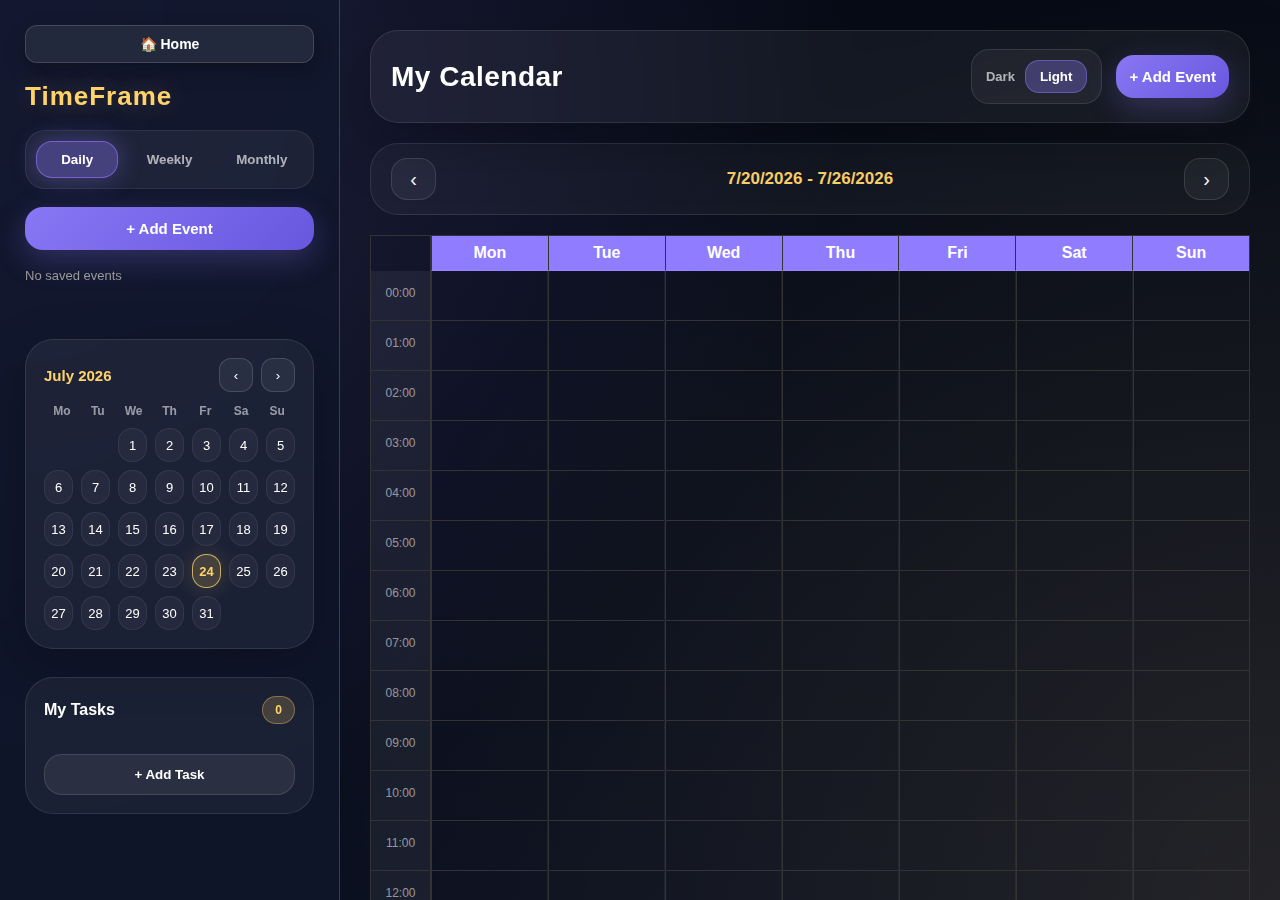
<file: calender.html>
<!DOCTYPE html>
<html lang="en">
<head>
  <meta charset="UTF-8" />
  <meta name="viewport" content="width=device-width, initial-scale=1.0"/>
  <title>Calendar</title>
  <link rel="stylesheet" href="calendar.css" />
</head>
<body>

<div class="calendar-layout">

  <!-- LEFT PANEL -->
  <aside class="calendar-left">
    <button class="home-btn" id="homeBtn">🏠 Home</button>

    <div class="calendar-logo">
      <h2>TimeFrame</h2>
    </div>

    <div class="calendar-mode">
      <button id="dailyBtn" class="mode-btn active">Daily</button>
      <button id="weeklyBtn" class="mode-btn">Weekly</button>
      <button id="monthlyBtn" class="mode-btn">Monthly</button>
    </div>

    <button class="add-event-btn" id="addEventBtn">+ Add Event</button>

    <div class="event-list" id="eventList"></div>
<div class="event-list" id="eventList"></div>

    <!-- Mini Calendar -->
    <div class="mini-calendar">
      <div class="mini-top">
        <h3 id="miniMonthTitle">January 2024</h3>
        <div class="mini-btns">
          <button id="miniPrev">‹</button>
          <button id="miniNext">›</button>
        </div>
      </div>

      <div class="mini-weekdays">
        <span>Mo</span><span>Tu</span><span>We</span><span>Th</span>
        <span>Fr</span><span>Sa</span><span>Su</span>
      </div>

      <div class="mini-days" id="miniDays"></div>
    </div>

    <!-- TASK LIST -->
    <div class="calendar-tasks">
      <div class="task-title">
        <h3>My Tasks</h3>
        <span class="badge" id="taskCount">0</span>
      </div>

      <div class="task-list" id="taskContainer">
        <!-- Task items will appear here -->
      </div>

      <button class="add-task-btn" id="addTaskBtn">+ Add Task</button>
    </div>

  </aside>

  <!-- RIGHT PANEL -->
  <main class="calendar-main">

    <!-- HEADER -->
    <header class="calendar-header">
      <div>
        <h1>My Calendar</h1>
      </div>

      <div class="calendar-header-right">
        <div class="mode-switch">
          <span>Dark</span>
          <button id="themeToggle">Light</button>
        </div>

        <button class="add-event-btn" id="addEventBtnTop">+ Add Event</button>
      </div>
    </header>

    <!-- WEEK NAV -->
    <div class="week-nav">
      <button id="weekPrev">‹</button>
      <h2 id="weekTitle">January 05 - 2024</h2>
      <button id="weekNext">›</button>
    </div>

    <!-- RIGHT PANEL GRID -->
    <div class="advanced-calendar-grid">

      <div class="grid-header">
        <div class="corner"></div>
        <div class="day-headers" id="dayHeaders"></div>
      </div>

      <div class="grid-body">
        <div class="time-column" id="timeColumn"></div>
        <div class="days-columns" id="daysColumns"></div>
      </div>

    </div>

  </main>

</div>


<!-- EVENT MODAL -->
<div class="modal" id="eventModal">
  <div class="modal-content">

    <div class="modal-header">
      <h2>Create Event</h2>
      <button class="close-modal" id="closeModal">✕</button>
    </div>

    <p class="modal-subtitle">
      Add a professional event like Microsoft Calendar.
    </p>

    <div class="modal-body">
      <label>Event Title</label>
      <input type="text" id="eventTitle" placeholder="Example: Yoga Exercise">

      <input type="hidden" id="eventDay" value="0">

      <label>Day</label>
      <div class="custom-dropdown" id="eventDayDropdown">
        <div class="dropdown-selected" id="selectedDay">Monday</div>
        <div class="dropdown-options" id="dayOptions">
          <div class="dropdown-option" data-value="0">Monday</div>
          <div class="dropdown-option" data-value="1">Tuesday</div>
          <div class="dropdown-option" data-value="2">Wednesday</div>
          <div class="dropdown-option" data-value="3">Thursday</div>
          <div class="dropdown-option" data-value="4">Friday</div>
          <div class="dropdown-option" data-value="5">Saturday</div>
          <div class="dropdown-option" data-value="6">Sunday</div>
        </div>
      </div>

      <label>Start Time</label>
      <input type="time" id="eventTime">

      <label>Choose Color</label>
      <div class="color-picker" id="eventColors">
        <span class="color-dot active" data-color="#8f7cff" style="background-color:#8f7cff;"></span>
        <span class="color-dot" data-color="#ffd369" style="background-color:#ffd369;"></span>
        <span class="color-dot" data-color="#ff4d4d" style="background-color:#ff4d4d;"></span>
        <span class="color-dot" data-color="#4dff88" style="background-color:#4dff88;"></span>
        <span class="color-dot" data-color="#4da6ff" style="background-color:#4da6ff;"></span>
      </div>

      <div class="modal-actions">
        <button id="saveEventBtn">Save Event</button>
        <button id="deleteEvent">Delete Event</button>
        <button id="nextEvent">Next Event</button>
      </div>

    </div>

  </div>
</div>


<!-- TASK MODAL -->
<div class="modal" id="taskModal">
  <div class="modal-content">

    <div class="modal-header">
      <h2>Add Task</h2>
      <button class="close-modal" id="closeTaskModal">×</button>
    </div>

    <div class="modal-subtitle">Enter task details below</div>

    <div class="modal-body">
      <input type="text" id="taskTitle" placeholder="Task Title">
      <textarea id="taskInfo" placeholder="Task Details"></textarea>
    </div>

    <button class="save-btn" id="saveTaskBtn">Add Task</button>

  </div>
</div>


<!-- GRID EVENT MODAL -->
<div class="modal" id="gridEventModal">
  <div class="modal-content">

    <div class="modal-header">
      <h2>Cell Event</h2>
      <button class="close-modal" id="closeGridModal">✕</button>
    </div>

    <div class="modal-body">
      <label for="gridEventInput">Enter Event:</label>
      <input type="text" id="gridEventInput" placeholder="Event details..." />

      <!-- ✅ NEW: SHOW SAVED TASK/EVENT HERE -->
      <div class="grid-saved-preview">
        <p class="preview-title">Saved Event:</p>
        <div id="gridSavedText">No event saved</div>
      </div>
    </div>

    <div class="modal-actions">
      <button id="saveGridEvent">Save</button>
      <button id="deleteGridEvent">Delete</button>
      <button id="cancelGridEvent">Cancel</button>
    </div>

  </div>
</div>


<script src="calendar.js"></script>
</body>
</html>
</file>
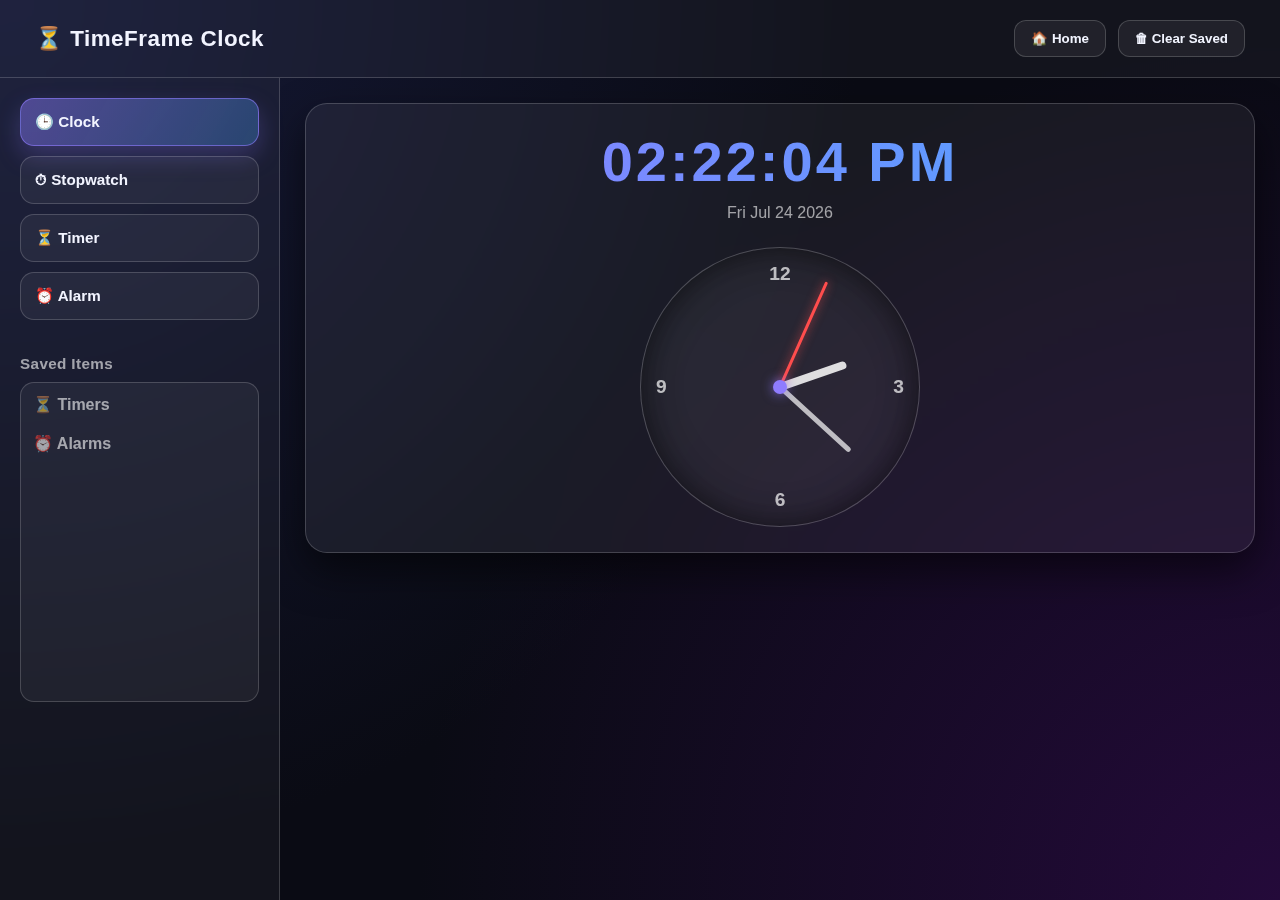
<file: clock.html>
<!DOCTYPE html>
<html lang="en">
<head>
  <meta charset="UTF-8" />
  <meta name="viewport" content="width=device-width, initial-scale=1.0"/>
  <title>TimeFrame Clock</title>
  <link rel="stylesheet" href="clock.css"/>
</head>
<body>

  <!-- TOP NAV -->
  <header class="top-bar">
    <h1>⏳ TimeFrame Clock</h1>

    <div class="top-actions">
      <button id="homeBtn">🏠 Home</button>
      <button id="clearAllBtn">🗑 Clear Saved</button>
    </div>
  </header>

  <!-- MAIN LAYOUT -->
  <div class="clock-layout">

    <!-- LEFT MENU -->
    <aside class="clock-menu">
      <button class="tab-btn active" data-tab="tabClock">🕒 Clock</button>
      <button class="tab-btn" data-tab="tabStopwatch">⏱ Stopwatch</button>
      <button class="tab-btn" data-tab="tabTimer">⏳ Timer</button>
      <button class="tab-btn" data-tab="tabAlarm">⏰ Alarm</button>

      <div class="saved-title">
        <h3>Saved Items</h3>
      </div>

      <div class="saved-box">
        <div id="savedTimers"></div>
        <div id="savedAlarms"></div>
      </div>
    </aside>

    <!-- RIGHT CONTENT -->
    <main class="clock-content">

      <!-- CLOCK TAB -->
      <section class="tab-content active" id="tabClock">
        <div class="clock-card">

          <div class="digital-clock">
            <h2 id="liveClock">00:00:00</h2>
            <p id="liveDate">Loading...</p>
          </div>

          <div class="analog-wrapper">
            <div class="analog-clock">
              <div class="hand hour" id="hourHand"></div>
              <div class="hand minute" id="minuteHand"></div>
              <div class="hand second" id="secondHand"></div>
              <div class="clock-center"></div>

              <span class="num n12">12</span>
              <span class="num n3">3</span>
              <span class="num n6">6</span>
              <span class="num n9">9</span>
            </div>
          </div>

        </div>
      </section>

      <!-- STOPWATCH TAB -->
      <section class="tab-content" id="tabStopwatch">
        <div class="tool-card">
          <h2>Stopwatch</h2>

          <div class="stopwatch-display" id="stopwatchDisplay">00:00:00.000</div>

          <div class="tool-actions">
            <button id="startStopwatch">Start</button>
            <button id="pauseStopwatch">Pause</button>
            <button id="resetStopwatch">Reset</button>
            <button id="lapStopwatch">Lap</button>
          </div>

          <div class="lap-box">
            <h3>Laps</h3>
            <div id="lapList"></div>
          </div>
        </div>
      </section>

      <!-- TIMER TAB -->
      <section class="tab-content" id="tabTimer">
        <div class="tool-card">
          <h2>Timer</h2>

          <div class="timer-inputs">
            <input type="number" id="timerHours" placeholder="HH" min="0">
            <input type="number" id="timerMinutes" placeholder="MM" min="0" max="59">
            <input type="number" id="timerSeconds" placeholder="SS" min="0" max="59">
          </div>

          <div class="timer-display" id="timerDisplay">00:00:00</div>

          <div class="tool-actions">
            <button id="startTimer">Start</button>
            <button id="pauseTimer">Pause</button>
            <button id="resetTimer">Reset</button>
            <button id="saveTimer">Save Timer</button>
          </div>

          <div class="active-timers-box">
            <h3>Running Timers</h3>
            <div id="activeTimers"></div>
          </div>

        </div>
      </section>

      <!-- ALARM TAB -->
      <section class="tab-content" id="tabAlarm">
        <div class="tool-card">
          <h2>Alarm / Reminder</h2>

          <div class="alarm-inputs">
            <input type="time" id="alarmTime">
            <input type="text" id="alarmLabel" placeholder="Label (Example: Wake up)">
          </div>

          <div class="tool-actions">
            <button id="addAlarmBtn">Add Alarm</button>
          </div>

          <div class="alarm-list-box">
            <h3>Active Alarms</h3>
            <div id="alarmList"></div>
          </div>

        </div>
      </section>

    </main>
  </div>

  <!-- SOUND -->
  <audio id="alarmSound">
    <source src="https://www.soundjay.com/misc/sounds/bell-ringing-05.mp3" type="audio/mpeg">
  </audio>

<script src="clock.js"></script>
</body>
</html>
</file>
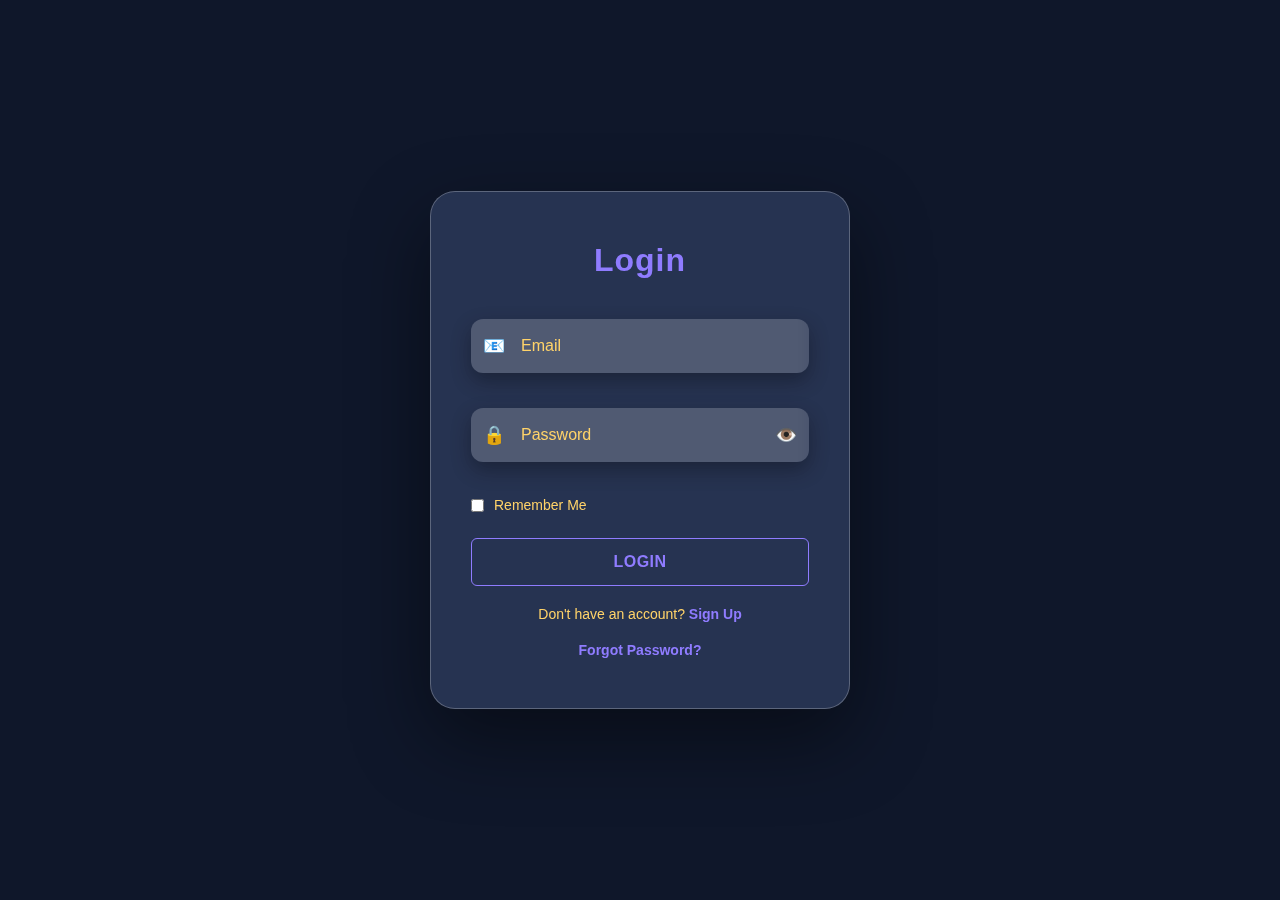
<file: login.html>
<!DOCTYPE html>
<html lang="en">
<head>
  <meta charset="UTF-8">
  <meta name="viewport" content="width=device-width, initial-scale=1.0">
  <title>Master Login Page</title>
  <link rel="stylesheet" href="login.css">
</head>
<body>
  <div class="background">
    <div class="container">
      
   
      <!-- LOGIN FORM -->
      <form id="loginForm" class="form active">
        <h2>Login</h2>
        <div class="input-group">
          <input type="email" id="loginEmail" required placeholder=" ">
          <label>Email</label>
          <span class="input-icon">📧</span>
          <span class="underline"></span>
        </div>

        <div class="input-group password-group">
          <input type="password" id="loginPassword" required placeholder=" ">
          <label>Password</label>
          <span class="input-icon">🔒</span>
          <span class="show-hide" id="togglePassword">👁️</span>
          <span class="underline"></span>
        </div>

        <div class="checkbox-group">
          <input type="checkbox" id="rememberMe">
          <label for="rememberMe">Remember Me</label>
        </div>

        <button type="submit" class="btn">Login</button>
        <p class="switch-text">Don't have an account? <span id="showSignup">Sign Up</span></p>
        <p class="switch-text"><span id="showForgot">Forgot Password?</span></p>
      </form>

      <!-- SIGNUP FORM -->
      <form id="signupForm" class="form">
        <h2>Sign Up</h2>
        <div class="input-group">
          <input type="email" id="signupEmail" required>
          <label>Email</label>
        </div>
        <div class="input-group">
          <input type="password" id="signupPassword" required>
          <label>Password</label>
        </div>
        <button type="submit" class="btn">Sign Up</button>
        <p class="switch-text">Already have an account? <span id="showLogin">Login</span></p>
      </form>

      <!-- FORGOT PASSWORD FORM -->
      <form id="forgotForm" class="form">
        <h2>Forgot Password</h2>
        <div class="input-group">
          <input type="email" id="forgotEmail" required>
          <label>Email</label>
        </div>
        <div class="input-group">
          <input type="password" id="newPassword" required>
          <label>New Password</label>
        </div>
        <button type="submit" class="btn">Update Password</button>
        <p class="switch-text"><span id="backLogin">Back to Login</span></p>
      </form>

    </div>
  </div>
  <script src="login.js"></script>
</body>
</html>
</file>
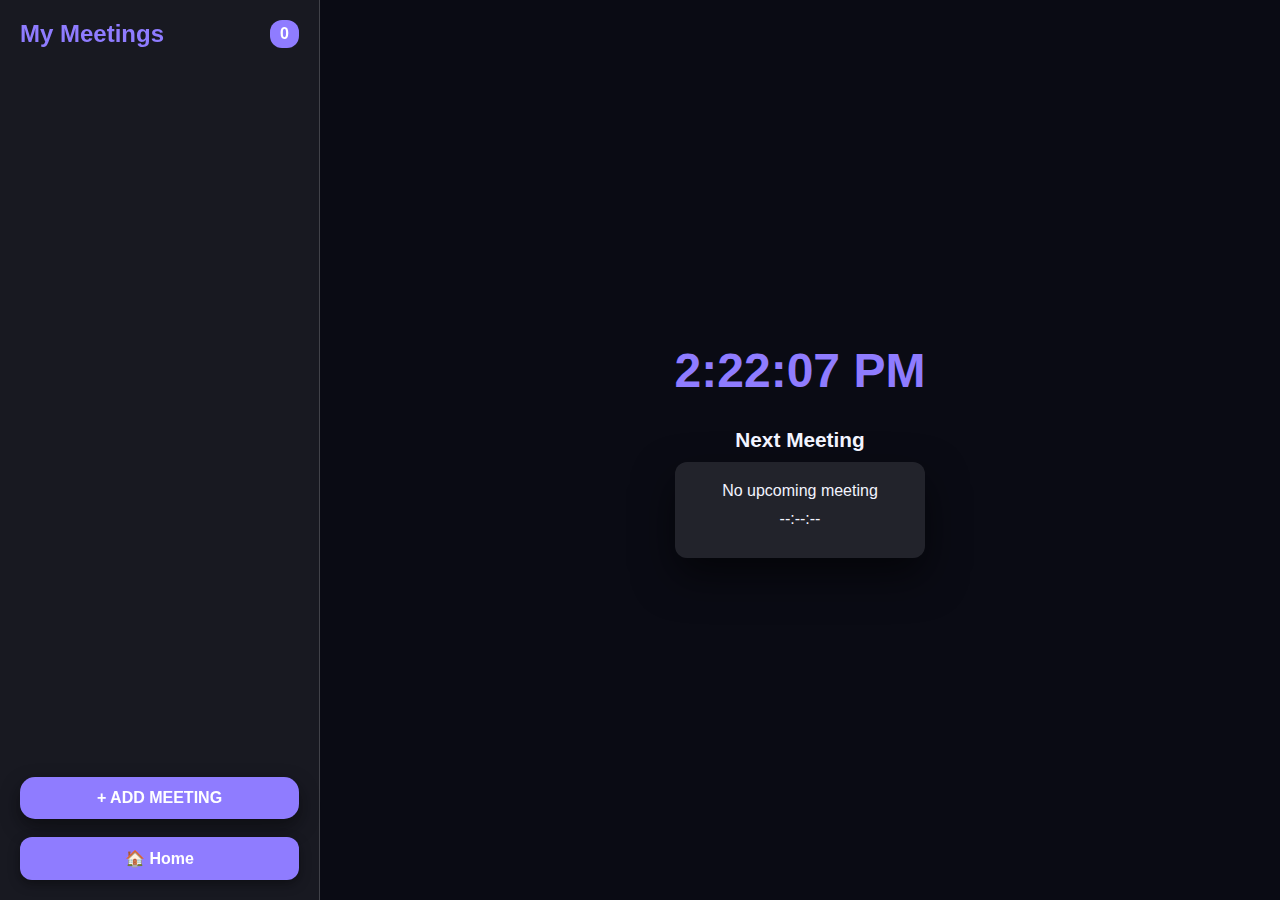
<file: meeting.html>
<!DOCTYPE html>
<html lang="en">
<head>
  <meta charset="UTF-8" />
  <meta name="viewport" content="width=device-width, initial-scale=1.0"/>
  <title>Advanced Meetings Dashboard</title>
  <link rel="stylesheet" href="meeting.css" />
</head>
<body>
<div class="dashboard">

  <!-- LEFT PANEL: Meetings List -->
  <aside class="panel-left">
    <div class="panel-header">
      <h2>My Meetings</h2>
      <span id="totalMeetings">0</span>
    </div>
    <div class="meetings-list" id="meetingsList">
      <!-- Meeting cards will be appended here -->
    </div>
    <button id="addMeetingBtn" class="btn-add">+ Add Meeting</button>
    <br>
<button id="homeBtn" class="btn-home">🏠 Home</button>

  </aside>

  <!-- RIGHT PANEL: Upcoming Meeting + Clock -->
  <main class="panel-right">
    <div class="clock-container">
      <div class="live-clock" id="liveClock">00:00:00</div>
      <div class="next-meeting">
        <h3>Next Meeting</h3>
        <div class="next-info">
          <span id="nextMeetingTitle">No upcoming meeting</span>
          <span id="nextMeetingCountdown">--:--:--</span>
          <div class="meeting-links" id="nextMeetingLinks"></div>
        </div>
      </div>
    </div>
  </main>
</div>

<!-- ADD / EDIT MEETING MODAL -->
<div class="modal" id="meetingModal">
  <div class="modal-content">
    <div class="modal-header">
      <h2 id="modalTitle">Add Meeting</h2>
      <button class="close-modal" id="closeMeetingModal">✕</button>
    </div>
    <div class="modal-body">
      <label>Meeting Title</label>
      <input type="text" id="meetingTitle" placeholder="Project Sync">

      <label>Date & Time</label>
      <input type="datetime-local" id="meetingDateTime">

      <label>Participants (comma separated)</label>
      <input type="text" id="meetingParticipants" placeholder="John, Sarah">

      <label>Platform</label>
      <select id="meetingPlatform">
        <option value="google">Google Meet</option>
        <option value="zoom">Zoom</option>
        <option value="other">Other</option>
      </select>

      <label>Link</label>
      <input type="url" id="meetingLink" placeholder="https://">

      <label>Color</label>
      <input type="color" id="meetingColor" value="#8f7cff">
    </div>
    <div class="modal-actions">
      <button id="saveMeetingBtn" class="btn-save">Save</button>
      <button id="deleteMeetingBtn" class="btn-delete">Delete</button>
    </div>
  </div>
</div>

<script src="meeting.js"></script>
</body>
</html>
</file>
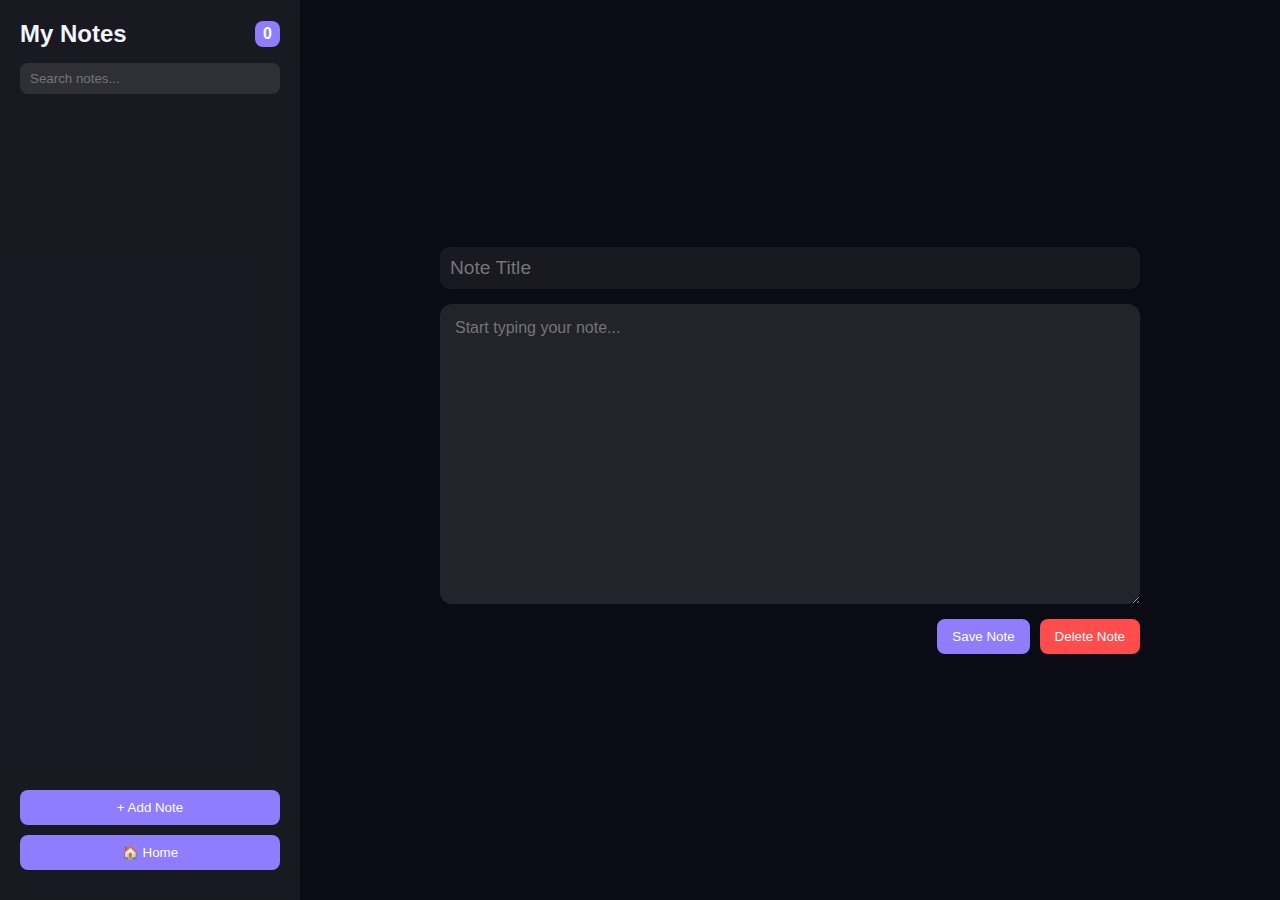
<file: notes.html>
<!DOCTYPE html>
<html lang="en">
<head>
  <meta charset="UTF-8" />
  <meta name="viewport" content="width=device-width, initial-scale=1.0"/>
  <title>Advanced Notes Dashboard</title>
  <link rel="stylesheet" href="notes.css" />
</head>
<body>
<div class="notes-dashboard">

  <!-- LEFT PANEL -->
  <aside class="panel-left">
    <div class="panel-header">
      <h2>My Notes</h2>
      <span id="totalNotes">0</span>
    </div>

    <input type="text" id="searchNotes" placeholder="Search notes..." class="search-bar">

    <div class="notes-list" id="notesList">
      <!-- Notes will be appended here -->
    </div>

    <button id="addNoteBtn" class="btn-add">+ Add Note</button>
    <button id="homeBtn" class="btn-home">🏠 Home</button>
  </aside>

  <!-- RIGHT PANEL -->
  <div class="panel-right">
    <div class="note-view">
      <input type="text" id="noteTitle" placeholder="Note Title">
      <textarea id="noteContent" placeholder="Start typing your note..."></textarea>
      <div class="note-actions">
        <button id="saveNoteBtn" class="btn-save">Save Note</button>
        <button id="deleteNoteBtn" class="btn-delete">Delete Note</button>
      </div>
    </div>
  </div>

</div>

<script src="notes.js"></script>
</body>
</html>
</file>
<file: calendar.css>
:root {
  --primary: #8f7cff;
  --secondary: #ffd369;
  --dark: #0f172a;
  --glass: rgba(255, 255, 255, 0.10);
  --border: rgba(255, 255, 255, 0.18);
  --shadow: 0 30px 80px rgba(0,0,0,0.55);

  --card: rgba(255,255,255,0.06);
  --card2: rgba(255,255,255,0.08);
  --text: #ffffff;
  --muted: rgba(255,255,255,0.65);
  --muted2: rgba(255,255,255,0.45);
  --danger: #ff4d4d;
  --success: #4dff88;

  --radius-xl: 28px;
  --radius-lg: 20px;
  --radius-md: 16px;
  --radius-sm: 12px;

  --blur: blur(18px);
}

/* ===================== */
/* RESET */
/* ===================== */
* {
  margin: 0;
  padding: 0;
  box-sizing: border-box;
  font-family: "Segoe UI", Arial, sans-serif;
}

body {
  background: radial-gradient(circle at top left, rgba(143,124,255,0.18), transparent 55%),
              radial-gradient(circle at bottom right, rgba(255,211,105,0.10), transparent 60%),
              linear-gradient(to bottom, #070b16, #0b1020);
  color: var(--text);
  overflow: hidden;
}

/* ===================== */
/* LAYOUT */
/* ===================== */
.calendar-layout {
  display: flex;
  height: 100vh;
  width: 100%;
}

/* ===================== */
/* LEFT PANEL */
/* ===================== */
.calendar-left {
  width: 340px;
  background: rgba(16, 23, 44, 0.75);
  border-right: 1px solid var(--border);
  backdrop-filter: var(--blur);
  padding: 25px;
  display: flex;
  flex-direction: column;
  gap: 18px;
  overflow-y: auto;
}

.calendar-left::-webkit-scrollbar {
  width: 6px;
}

.calendar-left::-webkit-scrollbar-thumb {
  background: rgba(255,255,255,0.2);
  border-radius: 10px;
}

/* LOGO */
.calendar-logo h2 {
  font-size: 26px;
  font-weight: 800;
  letter-spacing: 1px;
  color: var(--secondary);
  text-shadow: 0px 0px 25px rgba(255,211,105,0.25);
}

/* MODE SWITCH */
.calendar-mode {
  display: flex;
  gap: 10px;
  padding: 10px;
  border-radius: var(--radius-lg);
  background: rgba(255,255,255,0.05);
  border: 1px solid rgba(255,255,255,0.08);
}

.mode-btn {
  flex: 1;
  padding: 10px;
  border-radius: 16px;
  border: 1px solid transparent;
  background: transparent;
  color: var(--muted);
  font-weight: 600;
  cursor: pointer;
  transition: 0.25s;
}

.mode-btn:hover {
  background: rgba(143,124,255,0.18);
  border: 1px solid rgba(143,124,255,0.35);
  color: white;
}

.mode-btn.active {
  background: rgba(143,124,255,0.35);
  border: 1px solid rgba(143,124,255,0.6);
  color: white;
  box-shadow: 0px 0px 25px rgba(143,124,255,0.35);
}

/* ADD EVENT BUTTON */
.add-event-btn {
  width: 100%;
  padding: 13px;
  border-radius: 18px;
  border: none;
  background: linear-gradient(135deg, rgba(143,124,255,0.95), rgba(120,100,255,0.85));
  color: white;
  font-weight: 700;
  font-size: 15px;
  cursor: pointer;
  transition: 0.25s;
  box-shadow: 0px 10px 30px rgba(143,124,255,0.25);
}

.add-event-btn:hover {
  transform: translateY(-2px);
  box-shadow: 0px 15px 40px rgba(143,124,255,0.45);
}

/* EVENT LIST */
.event-list {
  display: flex;
  flex-direction: column;
  gap: 12px;
  padding-bottom: 10px;
}

.event-card {
  padding: 14px;
  border-radius: var(--radius-lg);
  border: 1px solid rgba(255,255,255,0.10);
  background: rgba(255,255,255,0.05);
  backdrop-filter: var(--blur);
  display: flex;
  justify-content: space-between;
  align-items: center;
  transition: 0.25s;
}

.event-card:hover {
  transform: translateY(-2px);
  border: 1px solid rgba(255,211,105,0.35);
  box-shadow: 0px 0px 30px rgba(255,211,105,0.12);
}

.event-card h4 {
  font-size: 14px;
  margin-bottom: 4px;
  color: white;
}

.event-card p {
  font-size: 13px;
  color: var(--muted);
}

.event-card small {
  font-size: 11px;
  color: var(--muted2);
}

.event-card button {
  background: rgba(255, 77, 77, 0.15);
  border: 1px solid rgba(255, 77, 77, 0.25);
  color: #ffb0b0;
  border-radius: 12px;
  padding: 6px 10px;
  cursor: pointer;
  transition: 0.2s;
}

.event-card button:hover {
  background: rgba(255, 77, 77, 0.35);
  color: white;
}

/* MINI CALENDAR */
.mini-calendar {
  background: rgba(255,255,255,0.05);
  border: 1px solid rgba(255,255,255,0.10);
  border-radius: var(--radius-xl);
  padding: 18px;
  box-shadow: 0px 15px 50px rgba(0,0,0,0.25);
}

.mini-top {
  display: flex;
  justify-content: space-between;
  align-items: center;
  margin-bottom: 12px;
}

.mini-top h3 {
  font-size: 15px;
  font-weight: 800;
  color: var(--secondary);
}

.mini-btns {
  display: flex;
  gap: 8px;
}

.mini-btns button {
  width: 34px;
  height: 34px;
  border-radius: 12px;
  border: 1px solid rgba(255,255,255,0.15);
  background: rgba(255,255,255,0.06);
  color: white;
  cursor: pointer;
  transition: 0.25s;
}

.mini-btns button:hover {
  background: rgba(143,124,255,0.22);
  border: 1px solid rgba(143,124,255,0.5);
  transform: scale(1.06);
}

/* WEEKDAYS */
.mini-weekdays {
  display: grid;
  grid-template-columns: repeat(7, 1fr);
  text-align: center;
  font-size: 12px;
  font-weight: 700;
  color: rgba(255,255,255,0.55);
  margin-bottom: 10px;
}

.mini-days {
  display: grid;
  grid-template-columns: repeat(7, 1fr);
  gap: 8px;
}

/* MINI DAY */
.mini-day {
  height: 34px;
  border-radius: 14px;
  display: flex;
  align-items: center;
  justify-content: center;
  font-size: 13px;
  cursor: pointer;
  background: rgba(255,255,255,0.04);
  border: 1px solid rgba(255,255,255,0.07);
  transition: 0.25s;
}

.mini-day:hover {
  background: rgba(143,124,255,0.20);
  border: 1px solid rgba(143,124,255,0.5);
  transform: scale(1.08);
}

.mini-day.today {
  border: 1px solid rgba(255,211,105,0.6);
  color: var(--secondary);
  box-shadow: 0px 0px 20px rgba(255,211,105,0.18);
}

.mini-day.active {
  background: rgba(255,211,105,0.18);
  border: 1px solid rgba(255,211,105,0.75);
  color: var(--secondary);
  font-weight: 800;
}

.mini-day.empty {
  opacity: 0;
  pointer-events: none;
}

/* ===================== */
/* TASK LIST BOX */
/* ===================== */
.calendar-tasks {
  margin-top: 10px;
  background: rgba(255,255,255,0.05);
  border: 1px solid rgba(255,255,255,0.10);
  border-radius: var(--radius-xl);
  padding: 18px;
}

.task-title {
  display: flex;
  justify-content: space-between;
  align-items: center;
}

.task-title h3 {
  font-size: 16px;
  font-weight: 800;
  color: white;
}

.badge {
  padding: 6px 12px;
  border-radius: 20px;
  font-size: 12px;
  font-weight: 700;
  background: rgba(255,211,105,0.18);
  border: 1px solid rgba(255,211,105,0.35);
  color: var(--secondary);
}

.task-list {
  margin-top: 15px;
  display: flex;
  flex-direction: column;
  gap: 10px;
}

.add-task-btn {
  margin-top: 15px;
  width: 100%;
  padding: 12px;
  border-radius: 18px;
  border: none;
  background: rgba(255,255,255,0.07);
  border: 1px solid rgba(255,255,255,0.12);
  color: white;
  cursor: pointer;
  font-weight: 700;
  transition: 0.25s;
}

.add-task-btn:hover {
  background: rgba(143,124,255,0.22);
  border: 1px solid rgba(143,124,255,0.55);
  box-shadow: 0px 0px 25px rgba(143,124,255,0.25);
}

/* ===================== */
/* RIGHT PANEL */
/* ===================== */
.calendar-main {
  flex: 1;
  padding: 30px;
  overflow-y: auto;
}

.calendar-main::-webkit-scrollbar {
  width: 7px;
}

.calendar-main::-webkit-scrollbar-thumb {
  background: rgba(255,255,255,0.15);
  border-radius: 10px;
}

/* HEADER */
.calendar-header {
  display: flex;
  justify-content: space-between;
  align-items: center;
  padding: 18px 20px;
  border-radius: var(--radius-xl);
  background: rgba(255,255,255,0.05);
  border: 1px solid rgba(255,255,255,0.10);
  backdrop-filter: var(--blur);
  box-shadow: 0px 20px 60px rgba(0,0,0,0.25);
}

.calendar-header h1 {
  font-size: 28px;
  font-weight: 900;
  letter-spacing: 0.5px;
}

.calendar-header p {
  color: var(--muted);
  margin-top: 6px;
  font-size: 14px;
}

.calendar-header-right {
  display: flex;
  gap: 14px;
  align-items: center;
}

/* MODE SWITCH */
.mode-switch {
  display: flex;
  align-items: center;
  gap: 10px;
  background: rgba(255,255,255,0.05);
  border: 1px solid rgba(255,255,255,0.10);
  padding: 10px 14px;
  border-radius: 18px;
}

.mode-switch span {
  font-size: 13px;
  font-weight: 700;
  color: var(--muted);
}

#themeToggle {
  border: none;
  border-radius: 14px;
  padding: 8px 14px;
  cursor: pointer;
  font-weight: 800;
  color: white;
  background: rgba(143,124,255,0.30);
  border: 1px solid rgba(143,124,255,0.45);
  transition: 0.25s;
}

#themeToggle:hover {
  box-shadow: 0px 0px 25px rgba(143,124,255,0.45);
  transform: scale(1.05);
}

/* WEEK NAV */
.week-nav {
  margin-top: 20px;
  padding: 14px 20px;
  border-radius: var(--radius-xl);
  display: flex;
  justify-content: space-between;
  align-items: center;
  background: rgba(255,255,255,0.04);
  border: 1px solid rgba(255,255,255,0.10);
}

.week-nav h2 {
  font-size: 17px;
  font-weight: 900;
  color: var(--secondary);
}

.week-nav button {
  width: 45px;
  height: 42px;
  border-radius: 16px;
  border: 1px solid rgba(255,255,255,0.12);
  background: rgba(255,255,255,0.05);
  color: white;
  font-size: 20px;
  cursor: pointer;
  transition: 0.25s;
}

.week-nav button:hover {
  background: rgba(255,211,105,0.15);
  border: 1px solid rgba(255,211,105,0.45);
  transform: scale(1.08);
}

/* ===================== */
/* WEEK GRID */
/* ===================== */
.week-grid {
  margin-top: 20px;
  display: flex;
  border-radius: var(--radius-xl);
  overflow: hidden;
  border: 1px solid rgba(255,255,255,0.10);
  background: rgba(255,255,255,0.04);
  box-shadow: 0px 25px 80px rgba(0,0,0,0.35);
}

/* TIME COLUMN */
.time-col {
  width: 90px;
  background: rgba(15, 23, 42, 0.85);
  border-right: 1px solid rgba(255,255,255,0.08);
}

.time-slot {
  height: 60px;
  padding: 10px;
  font-size: 12px;
  color: rgba(255,255,255,0.55);
  display: flex;
  align-items: flex-start;
  justify-content: center;
  border-bottom: 1px solid rgba(255,255,255,0.05);
}

/* DAYS GRID */
.days-grid {
  flex: 1;
  display: grid;
  grid-template-columns: repeat(7, 1fr);
}

/* DAY COLUMN */
.day-column {
  border-right: 1px solid rgba(255,255,255,0.06);
  min-height: 100%;
  display: flex;
  flex-direction: column;
}

.day-column:last-child {
  border-right: none;
}

/* DAY HEADER */
.day-header {
  padding: 14px;
  text-align: center;
  background: rgba(255,255,255,0.05);
  border-bottom: 1px solid rgba(255,255,255,0.08);
}

.day-header h4 {
  font-size: 14px;
  font-weight: 900;
  color: white;
}

.day-header p {
  font-size: 18px;
  font-weight: 900;
  margin-top: 5px;
  color: var(--secondary);
}

.day-header small {
  display: block;
  margin-top: 6px;
  font-size: 11px;
  color: rgba(255,255,255,0.55);
}

/* SLOTS */
.day-slots {
  flex: 1;
  display: flex;
  flex-direction: column;
}

.hour-slot {
  height: 60px;
  border-bottom: 1px solid rgba(255,255,255,0.05);
  position: relative;
  transition: 0.2s;
}

.hour-slot:hover {
  background: rgba(143,124,255,0.08);
}

/* EVENT BLOCK */
.event-block {
  position: absolute;
  top: 8px;
  left: 8px;
  right: 8px;
  padding: 10px;
  border-radius: 16px;
  color: white;
  font-size: 12px;
  font-weight: 800;
  box-shadow: 0px 15px 40px rgba(0,0,0,0.35);
  border: 1px solid rgba(255,255,255,0.15);
  backdrop-filter: blur(12px);
  animation: popEvent 0.25s ease;
}

@keyframes popEvent {
  from { transform: scale(0.85); opacity: 0; }
  to { transform: scale(1); opacity: 1; }
}

.event-block strong {
  display: block;
  font-size: 13px;
}

.event-block small {
  display: block;
  margin-top: 4px;
  font-size: 11px;
  opacity: 0.9;
}

.event-block button {
  position: absolute;
  top: 8px;
  right: 8px;
  background: rgba(0,0,0,0.25);
  border: none;
  border-radius: 10px;
  padding: 4px 8px;
  cursor: pointer;
  color: white;
  font-weight: 900;
  transition: 0.2s;
}

.event-block button:hover {
  background: rgba(255, 77, 77, 0.55);
}

/* ===================== */
/* MODAL */
/* ===================== */
.modal {
  position: fixed;
  top: 0;
  left: 0;
  width: 100%;
  height: 100%;
  display: none;
  justify-content: center;
  align-items: center;
  background: rgba(0,0,0,0.75);
  z-index: 9999;
}

.modal.active {
  display: flex;
}

.modal-content {
  width: 430px;
  max-width: 95%;
  background: rgba(15, 23, 42, 0.95);
  border-radius: var(--radius-xl);
  border: 1px solid rgba(255,255,255,0.18);
  padding: 25px;
  backdrop-filter: blur(18px);
  box-shadow: var(--shadow);
  animation: modalPop 0.3s ease;
}

@keyframes modalPop {
  from { opacity: 0; transform: scale(0.85); }
  to { opacity: 1; transform: scale(1); }
}

.modal-header {
  display: flex;
  justify-content: space-between;
  align-items: center;
}

.modal-header h2 {
  font-size: 20px;
  font-weight: 900;
  color: var(--secondary);
}

.close-modal {
  background: transparent;
  border: none;
  font-size: 18px;
  color: white;
  cursor: pointer;
  transition: 0.2s;
}

.close-modal:hover {
  color: var(--danger);
}

.modal-subtitle {
  margin-top: 10px;
  font-size: 13px;
  color: rgba(255,255,255,0.55);
  margin-bottom: 18px;
}

.modal-body {
  display: flex;
  flex-direction: column;
  gap: 12px;
}

.modal-body label {
  font-size: 13px;
  font-weight: 800;
  color: white;
}

.modal-body input,
.modal-body select {
  padding: 12px 14px;
  border-radius: 16px;
  border: 1px solid rgba(255,255,255,0.18);
  background: rgba(255,255,255,0.06);
  color: white;
  outline: none;
  transition: 0.25s;
}

.modal-body input:focus,
.modal-body select:focus {
  border: 1px solid rgba(143,124,255,0.65);
  box-shadow: 0px 0px 25px rgba(143,124,255,0.35);
}

/* COLOR PICKER */
.color-picker {
  display: flex;
  gap: 12px;
  margin-top: 6px;
}

.color-dot {
  width: 26px;
  height: 26px;
  border-radius: 50%;
  cursor: pointer;
  border: 2px solid rgba(255,255,255,0.15);
  transition: 0.25s;
}

.color-dot:hover {
  transform: scale(1.2);
}

.color-dot.active {
  border: 2px solid var(--secondary);
  box-shadow: 0px 0px 25px rgba(255,211,105,0.45);
}

/* SAVE BUTTON */
.save-btn {
  margin-top: 18px;
  width: 100%;
  padding: 14px;
  border-radius: 18px;
  border: none;
  background: linear-gradient(135deg, rgba(143,124,255,0.95), rgba(255,211,105,0.55));
  color: white;
  font-weight: 900;
  cursor: pointer;
  transition: 0.25s;
}

.save-btn:hover {
  transform: translateY(-2px);
  box-shadow: 0px 0px 35px rgba(143,124,255,0.55);
}

/* ===================== */
/* RESPONSIVE */
/* ===================== */
@media (max-width: 900px) {
  body {
    overflow: auto;
  }

  .calendar-layout {
    flex-direction: column;
  }

  .calendar-left {
    width: 100%;
    height: auto;
  }

  .week-grid {
    overflow-x: auto;
  }

  .days-grid {
    min-width: 850px;
  }
}
 .color-picker {
    display: flex;
    gap: 10px;
    margin-top: 5px;
  }

  .color-dot {
    width: 25px;
    height: 25px;
    border-radius: 50%;
    display: inline-block;
    cursor: pointer;
    border: 2px solid transparent;
  }

  .color-dot.active {
    border: 2px solid #000; /* highlight active color */
  }
  .custom-dropdown {
  position: relative;
  width: 100%;
  font-size: 14px;
  color: white;
  user-select: none;
}

.dropdown-selected {
  background: rgba(255,255,255,0.06);
  border: 1px solid rgba(255,255,255,0.18);
  padding: 12px 14px;
  border-radius: 16px;
  cursor: pointer;
  display: flex;
  justify-content: space-between;
  align-items: center;
}

.dropdown-selected::after {
  content: "▾";
  font-size: 12px;
  margin-left: 10px;
}

.dropdown-options {
  position: absolute;
  top: 100%;
  left: 0;
  width: 100%;
  background: rgba(15, 23, 42, 0.95);
  border: 1px solid rgba(255,255,255,0.18);
  border-radius: 16px;
  margin-top: 5px;
  display: none;
  flex-direction: column;
  max-height: 200px;
  overflow-y: auto;
  z-index: 100;
  box-shadow: 0 10px 30px rgba(0,0,0,0.35);
}

.dropdown-option {
  padding: 10px 14px;
  cursor: pointer;
  transition: 0.2s;
}

.dropdown-option:hover {
  background: rgba(143,124,255,0.18);
}

.dropdown-option.active {
  background: rgba(143,124,255,0.35);
  color: white;
  font-weight: 700;
}
/* Modal actions buttons container */
.modal-actions {
  display: flex;
  justify-content: space-between;
  margin-top: 15px;
  gap: 10px;
}

/* Buttons inside modal-actions */
.modal-actions button {
  flex: 1;
  padding: 10px 0;
  font-weight: 600;
  border-radius: 8px;
  border: none;
  color: #fff;
  transition: all 0.3s ease;
  cursor: pointer;
}

/* Save button - primary */
#saveEventBtn {
  background: var(--primary);
}

#saveEventBtn:hover {
  background: #7154d6;
}

/* Delete button - danger */
#deleteEvent {
  background: var(--danger);
}

#deleteEvent:hover {
  background: #e63636;
}

/* Next button - secondary */
#nextEvent {
  background: var(--secondary);
  color: var(--dark);
}

#nextEvent:hover {
  background: #e6c550;
}
/* TASK MODAL */
#taskModal {
  position: fixed;
  top: 0; left: 0;
  width: 100%;
  height: 100%;
  background: rgba(0,0,0,0.75);
  display: none;
  justify-content: center;
  align-items: center;
  z-index: 9999;
}

#taskModal.active {
  display: flex;
}

#taskModal .modal-content {
  width: 340px; /* same as left panel */
  max-width: 95%;
  padding: 25px; /* same padding as left panel */
  background: rgba(16,23,44,0.75); /* same as left panel */
  border-radius: var(--radius-xl, 28px);
  border: 1px solid rgba(255,255,255,0.18);
  box-shadow: var(--shadow, 0 30px 80px rgba(0,0,0,0.55));
  backdrop-filter: var(--blur, blur(18px));
  display: flex;
  flex-direction: column;
  gap: 18px; /* same as left panel gap */
}

/* HEADER */
#taskModal .modal-header {
  display: flex;
  justify-content: space-between;
  align-items: center;
}

#taskModal .modal-header h2 {
  font-size: 18px; /* match left panel heading size */
  font-weight: 800;
  color: var(--secondary, #ffd369);
}

#taskModal .close-modal {
  background: transparent;
  border: none;
  font-size: 18px;
  color: white;
  cursor: pointer;
  transition: 0.25s;
}

#taskModal .close-modal:hover {
  color: var(--danger, #ff4d4d);
  transform: scale(1.1);
}

/* SUBTITLE */
#taskModal .modal-subtitle {
  font-size: 13px; /* same as left panel text */
  color: var(--muted, rgba(255,255,255,0.65));
  margin-bottom: 8px;
}

/* BODY */
#taskModal .modal-body {
  display: flex;
  flex-direction: column;
  gap: 12px;
}

#taskModal input,
#taskModal textarea {
  padding: 12px 14px;
  border-radius: var(--radius-md, 16px);
  border: 1px solid rgba(255,255,255,0.18);
  background: rgba(255,255,255,0.06);
  color: var(--text, #fff);
  font-size: 14px;
  outline: none;
  transition: 0.25s;
}

#taskModal input:focus,
#taskModal textarea:focus {
  border: 1px solid var(--primary, #8f7cff);
  box-shadow: 0 0 25px rgba(143,124,255,0.35);
}

#taskModal textarea {
  min-height: 100px;
  resize: vertical;
}

/* SAVE BUTTON */
#taskModal .save-btn {
  margin-top: 10px;
  padding: 12px;
  border-radius: var(--radius-lg, 20px);
  border: none;
  background: linear-gradient(135deg, var(--primary, #8f7cff), var(--secondary, #ffd369));
  color: white;
  font-weight: 700;
  cursor: pointer;
  transition: 0.25s;
}

#taskModal .save-btn:hover {
  transform: translateY(-2px);
  box-shadow: 0 0 35px rgba(143,124,255,0.55);
}
:root {
  --main-color: #8f7cff;
  --cell-border: #ccc;
  --cell-hover: #f0f0ff;
  --text-color: #222;
}

.advanced-calendar-grid {
  display: flex;
  flex-direction: column;
  border: 1px solid var(--cell-border);
  font-family: Arial, sans-serif;
  margin-top: 20px;
}

.grid-header {
  display: flex;
}

.corner {
  width: 60px;
  border-right: 1px solid var(--cell-border);
}

.day-headers {
  display: flex;
  flex: 1;
}

.day-header {
  flex: 1;
  text-align: center;
  padding: 8px;
  border-left: 1px solid var(--cell-border);
  background-color: var(--main-color);
  color: white;
  font-weight: bold;
}

.grid-body {
  display: flex;
}

.time-column {
  width: 60px;
  border-right: 1px solid var(--cell-border);
}

.time-slot {
  height: 50px;
  border-bottom: 1px solid var(--cell-border);
  text-align: center;
  padding-top: 15px;
  font-size: 12px;
 background: rgba(255,255,255,0.06)
}

.days-columns {
  display: flex;
  flex: 1;
}

.day-column {
  flex: 1;
  display: flex;
  flex-direction: column;
  border-left: 1px solid var(--cell-border);
}

.hour-slot {
  flex: 1;
  border-bottom: 1px solid var(--cell-border);
  position: relative;
  cursor: pointer;
  transition: background 0.2s;
}

.hour-slot:hover {
   background-color: var(--main-bg); /* remove white hover */
}

.hour-slot input {
  width: 90%;
  padding: 4px;
  border: none;
  background: var(--main-color);
  color: white;
  font-size: 12px;
  border-radius: 4px;
}
.hour-slot input {
  width: 100%;
  height: 100%;
  border: none;
  background: transparent;
  color: white; /* text will be visible */
  font-size: 12px;
  outline: none;
  padding: 4px;
  cursor: text;
}
:root {
  --main-bg: #1e1e2f;     /* Your root background */
  --main-color: #8f7cff;  /* Default event color */
  --cell-border: #333;    /* Cell border */
}

.days-grid {
  display: flex;
  gap: 2px;
}

.day-column {
  flex: 1;
  display: flex;
  flex-direction: column;
}

.hour-slot {

  
  height: 50px;
  position: relative;
  cursor: pointer;
}

.grid-event {
  position: absolute;
  top: 2px;
  left: 2px;
  right: 2px;
  bottom: 2px;
  background-color: var(--main-color);
  color: #fff;
  padding: 2px;
  border-radius: 4px;
  font-size: 12px;
  text-align: center;
  pointer-events: none; /* prevent further edits when clicked */
}
/* ---------- GRID EVENT MODAL ---------- */
/* Glassy Centered Modal */
#gridEventModal {
  position: fixed;
  top: 50%;
  left: 50%;
 
  transform: translate(-50%, -50%);
  background: rgba(30, 30, 47, 0.85); /* glassy effect */
  backdrop-filter: blur(10px);
  color: var(--root-text, #f0f0f5);
  padding: 200px ;
  border-radius: 15px;
  box-shadow: 0 12px 28px rgba(0,0,0,0.5);
  z-index: 100;
  display: none; /* hidden initially */
  width: auto; /* let it size based on content */
  max-width: 90%; /* responsive max width */
  max-height: 90%; /* prevent overflow on very tall modals */
  font-family: 'Segoe UI', Tahoma, Geneva, Verdana, sans-serif;
  overflow: auto; /* scroll if content is too tall */
  text-align: left;
}

/* Modal content styling */
#gridEventModal .modal-content {
  padding: 25px 30px;
}

/* Header */
#gridEventModal .modal-header {
  display: flex;
  justify-content: space-between;
  align-items: center;
  margin-bottom: 15px;
}

#gridEventModal .modal-header h2 {
  font-size: 1.4em;
  color: var(--root-accent, #8f7cff); /* accent color */
  margin: 0;
}

#gridEventModal .close-modal {
  background: none;
  border: none;
  font-size: 1.3em;
  cursor: pointer;
  color: #fff;
  transition: 0.2s;
}

#gridEventModal .close-modal:hover {
  color: #ff4d4d;
}

/* Body */
#gridEventModal .modal-body {
  margin-bottom: 20px;
}

#gridEventModal .modal-body label {
  display: block;
  margin-bottom: 5px;
  font-weight: 600;
}

#gridEventModal #gridEventInput {
  width: 100%;
  padding: 10px 12px;
  border-radius: 10px;
  border: 1px solid #555;
  background-color: #2b2b3f;
  color: #f0f0f5;
  font-size: 1em;
  outline: none;
  transition: 0.2s;
}

#gridEventModal #gridEventInput:focus {
  border-color: var(--root-accent, #8f7cff);
  box-shadow: 0 0 8px rgba(143, 124, 255, 0.5);
}

/* Buttons */
#gridEventModal .modal-actions {
  display: flex;
  justify-content: space-between;
}

#gridEventModal .modal-actions button {
  flex: 1;
  padding: 10px 0;
  margin: 0 5px;
  border: none;
  border-radius: 10px;
  cursor: pointer;
  font-weight: 600;
  color: #fff;
  transition: 0.3s ease;
}

#gridEventModal #saveGridEvent {
  background-color: #8f7cff;
}

#gridEventModal #deleteGridEvent {
  background-color: #ff4d4d;
}

#gridEventModal #cancelGridEvent {
  background-color: #555;
}

#gridEventModal .modal-actions button:hover {
  transform: translateY(-2px);
  opacity: 0.9;
}
.modal {
  display: none;
}

.modal.active {
  display: flex;
}
.event-item {
  background: rgba(255,255,255,0.05);
  border-radius: 12px;
  padding: 12px 14px;
  margin-bottom: 12px;
  position: relative;
  backdrop-filter: blur(10px);
  box-shadow: 0 8px 20px rgba(0,0,0,0.25);
  transition: 0.2s ease;
}

.event-item:hover {
  transform: translateY(-3px);
}

.event-item-title {
  font-size: 15px;
  font-weight: 700;
  color: white;
}

.event-item-info {
  font-size: 12px;
  opacity: 0.8;
  margin-top: 4px;
  color: #d6d6ff;
}

.event-delete-btn {
  position: absolute;
  top: 10px;
  right: 10px;
  border: none;
  background: rgba(255, 0, 0, 0.15);
  color: #ff6b6b;
  padding: 5px 8px;
  border-radius: 8px;
  cursor: pointer;
  font-weight: bold;
  transition: 0.2s;
}

.event-delete-btn:hover {
  background: rgba(255, 0, 0, 0.35);
  transform: scale(1.1);
}
.home-btn {
  background: rgba(255,255,255,0.08);
  color: white;
  border: 1px solid rgba(255,255,255,0.15);
  padding: 10px 16px;
  border-radius: 12px;
  font-size: 14px;
  font-weight: 700;
  cursor: pointer;
  transition: 0.3s ease;
  backdrop-filter: blur(12px);
  box-shadow: 0 8px 20px rgba(0,0,0,0.25);
}

.home-btn:hover {
  background: rgba(255,255,255,0.18);
  transform: translateY(-2px);
}
</file>
<file: clock.css>
:root {
  --bg: #0a0b14;
  --panel: rgba(255, 255, 255, 0.06);
  --glass: rgba(255, 255, 255, 0.10);
  --border: rgba(255, 255, 255, 0.18);
  --text: #f2f4ff;
  --muted: rgba(255, 255, 255, 0.6);
  --accent: #8f7cff;
  --accent2: #4da6ff;
  --danger: #ff4d4d;
  --success: #4dff88;
  --shadow: 0 18px 40px rgba(0,0,0,0.55);
}

* {
  margin: 0;
  padding: 0;
  box-sizing: border-box;
  font-family: "Segoe UI", sans-serif;
}

body {
  background: radial-gradient(circle at top left, #161a38, transparent 55%),
              radial-gradient(circle at bottom right, #240a3a, transparent 55%),
              var(--bg);
  color: var(--text);
  min-height: 100vh;
  overflow-x: hidden;
}

/* TOP BAR */
.top-bar {
  display: flex;
  justify-content: space-between;
  align-items: center;
  padding: 20px 35px;
  background: rgba(255, 255, 255, 0.04);
  border-bottom: 1px solid var(--border);
  backdrop-filter: blur(12px);
}

.top-bar h1 {
  font-size: 1.4rem;
  font-weight: 700;
  letter-spacing: 0.5px;
}

.top-actions {
  display: flex;
  gap: 12px;
}

.top-actions button {
  padding: 10px 16px;
  border-radius: 12px;
  border: 1px solid var(--border);
  background: rgba(255, 255, 255, 0.06);
  color: var(--text);
  cursor: pointer;
  transition: 0.3s;
  font-weight: 600;
}

.top-actions button:hover {
  transform: translateY(-2px);
  background: rgba(255, 255, 255, 0.12);
}

/* MAIN LAYOUT */
.clock-layout {
  display: flex;
  height: calc(100vh - 78px);
}

/* LEFT MENU */
.clock-menu {
  width: 280px;
  padding: 20px;
  background: rgba(255, 255, 255, 0.04);
  border-right: 1px solid var(--border);
  backdrop-filter: blur(15px);
}

.tab-btn {
  width: 100%;
  padding: 14px;
  margin-bottom: 10px;
  border-radius: 14px;
  border: 1px solid var(--border);
  background: rgba(255, 255, 255, 0.05);
  color: var(--text);
  cursor: pointer;
  font-size: 0.95rem;
  font-weight: 650;
  transition: 0.3s;
  text-align: left;
}

.tab-btn:hover {
  background: rgba(255, 255, 255, 0.10);
  transform: translateX(3px);
}

.tab-btn.active {
  background: linear-gradient(120deg, rgba(143,124,255,0.45), rgba(77,166,255,0.30));
  border: 1px solid rgba(143,124,255,0.6);
  box-shadow: 0 10px 25px rgba(143,124,255,0.25);
}

.saved-title {
  margin-top: 25px;
  margin-bottom: 10px;
}

.saved-title h3 {
  font-size: 0.95rem;
  color: var(--muted);
  letter-spacing: 0.4px;
}

.saved-box {
  border-radius: 14px;
  border: 1px solid var(--border);
  padding: 12px;
  background: rgba(255, 255, 255, 0.05);
  height: 320px;
  overflow-y: auto;
}

.saved-box::-webkit-scrollbar {
  width: 7px;
}
.saved-box::-webkit-scrollbar-thumb {
  background: rgba(255,255,255,0.2);
  border-radius: 10px;
}

/* RIGHT CONTENT */
.clock-content {
  flex: 1;
  padding: 25px;
  overflow-y: auto;
}

.tab-content {
  display: none;
}

.tab-content.active {
  display: block;
}

/* CARD STYLES */
.clock-card, .tool-card {
  background: rgba(255, 255, 255, 0.06);
  border: 1px solid var(--border);
  border-radius: 22px;
  padding: 25px;
  box-shadow: var(--shadow);
  backdrop-filter: blur(15px);
}

/* DIGITAL CLOCK */
.digital-clock {
  text-align: center;
  margin-bottom: 25px;
}

.digital-clock h2 {
  font-size: 3.5rem;
  letter-spacing: 3px;
  font-weight: 800;
  background: linear-gradient(90deg, var(--accent), var(--accent2));
  -webkit-background-clip: text;
  -webkit-text-fill-color: transparent;
}

.digital-clock p {
  color: var(--muted);
  margin-top: 10px;
  font-size: 1rem;
}

/* ANALOG CLOCK */
.analog-wrapper {
  display: flex;
  justify-content: center;
  margin-top: 20px;
}

.analog-clock {
  width: 280px;
  height: 280px;
  border-radius: 50%;
  border: 1px solid rgba(255,255,255,0.18);
  background: rgba(255,255,255,0.06);
  box-shadow: inset 0 0 35px rgba(0,0,0,0.6);
  position: relative;
}

.clock-center {
  width: 14px;
  height: 14px;
  border-radius: 50%;
  background: var(--accent);
  position: absolute;
  top: 50%;
  left: 50%;
  transform: translate(-50%, -50%);
  box-shadow: 0 0 12px rgba(143,124,255,0.8);
}

.hand {
  position: absolute;
  bottom: 50%;
  left: 50%;
  transform-origin: bottom;
  transform: translateX(-50%);
  border-radius: 20px;
}

.hand.hour {
  width: 8px;
  height: 70px;
  background: rgba(255,255,255,0.85);
}

.hand.minute {
  width: 5px;
  height: 95px;
  background: rgba(255,255,255,0.7);
}

.hand.second {
  width: 3px;
  height: 115px;
  background: var(--danger);
  box-shadow: 0 0 10px rgba(255,77,77,0.7);
}

.num {
  position: absolute;
  font-size: 1.2rem;
  font-weight: 800;
  color: rgba(255,255,255,0.7);
}

.n12 { top: 15px; left: 50%; transform: translateX(-50%); }
.n3 { top: 50%; right: 15px; transform: translateY(-50%); }
.n6 { bottom: 15px; left: 50%; transform: translateX(-50%); }
.n9 { top: 50%; left: 15px; transform: translateY(-50%); }

/* TOOL DISPLAY */
.stopwatch-display,
.timer-display {
  text-align: center;
  font-size: 3rem;
  font-weight: 800;
  margin: 25px 0;
  letter-spacing: 2px;
  background: linear-gradient(90deg, var(--accent), var(--accent2));
  -webkit-background-clip: text;
  -webkit-text-fill-color: transparent;
}

/* ACTION BUTTONS */
.tool-actions {
  display: flex;
  gap: 12px;
  flex-wrap: wrap;
  justify-content: center;
}

.tool-actions button {
  padding: 12px 18px;
  border-radius: 14px;
  border: 1px solid var(--border);
  background: rgba(255,255,255,0.07);
  color: var(--text);
  cursor: pointer;
  font-weight: 700;
  transition: 0.3s;
}

.tool-actions button:hover {
  transform: translateY(-2px);
  background: rgba(255,255,255,0.14);
}

/* TIMER INPUTS */
.timer-inputs, .alarm-inputs {
  display: flex;
  justify-content: center;
  gap: 10px;
  margin-top: 10px;
  margin-bottom: 20px;
}

.timer-inputs input, .alarm-inputs input {
  width: 120px;
  padding: 12px;
  border-radius: 14px;
  border: 1px solid var(--border);
  background: rgba(255,255,255,0.06);
  color: var(--text);
  font-size: 1rem;
  text-align: center;
  outline: none;
}

/* LIST BOXES */
.lap-box, .alarm-list-box, .active-timers-box {
  margin-top: 25px;
  border-radius: 18px;
  padding: 15px;
  border: 1px solid var(--border);
  background: rgba(255,255,255,0.04);
}

.lap-box h3, .alarm-list-box h3, .active-timers-box h3 {
  margin-bottom: 12px;
  color: var(--muted);
  font-size: 1rem;
}

/* ITEMS */
.item {
  display: flex;
  justify-content: space-between;
  align-items: center;
  background: rgba(255,255,255,0.05);
  padding: 12px;
  border-radius: 14px;
  margin-bottom: 10px;
  border: 1px solid rgba(255,255,255,0.08);
}

.item span {
  font-weight: 700;
  font-size: 0.95rem;
}

.item small {
  display: block;
  color: var(--muted);
  margin-top: 3px;
}

.item button {
  padding: 8px 12px;
  border-radius: 10px;
  border: none;
  cursor: pointer;
  font-weight: 800;
  transition: 0.2s;
}

.item .delete {
  background: rgba(255,77,77,0.25);
  color: var(--danger);
  border: 1px solid rgba(255,77,77,0.35);
}

.item .delete:hover {
  background: rgba(255,77,77,0.4);
}

.item .start {
  background: rgba(77,255,136,0.20);
  color: var(--success);
  border: 1px solid rgba(77,255,136,0.35);
}

.item .start:hover {
  background: rgba(77,255,136,0.35);
}
</file>
<file: login.css>
:root {
  --primary: #8f7cff;
  --secondary: #ffd369;
  --dark: #0f172a;
  --glass: rgba(255, 255, 255, 0.12);
  --border: rgba(255, 255, 255, 0.25);
  --shadow: 0 30px 80px rgba(0,0,0,0.45);
  --input-shadow: 0 8px 20px rgba(0,0,0,0.3);
  --transition: all 0.4s ease;
}

/* Reset */
* {
  margin: 0;
  padding: 0;
  box-sizing: border-box;
  font-family: 'Segoe UI', sans-serif;
}

/* Body and background */
body, html {
  width: 100%;
  height: 100%;
  display: flex;
  justify-content: center;
  align-items: center;
  background-color: var(--dark);
  overflow: hidden;
  perspective: 1000px;
}

/* Centering */
.background {
  width: 100%;
  height: 100%;
  display: flex;
  justify-content: center;
  align-items: center;
  position: relative;
}

/* Glass container */
.container {
  width: 420px;
  padding: 50px 40px;
  border-radius: 25px;
  background: var(--glass);
  border: 1px solid var(--border);
  box-shadow: var(--shadow);
  backdrop-filter: blur(25px) saturate(180%);
  color: white;
  display: flex;
  flex-direction: column;
  animation: fadeIn 1s ease;
  transition: var(--transition);
}

/* Forms */
.form {
  display: none;
  flex-direction: column;
}

.form.active {
  display: flex;
}

/* Form heading */
h2 {
  text-align: center;
  color: var(--primary);
  font-size: 32px;
  font-weight: 700;
  margin-bottom: 40px;
  letter-spacing: 1px;
}

/* Input group */
.input-group {
  position: relative;
  margin-bottom: 35px;
  width: 100%;
}

.input-group input {
  width: 100%;
  padding: 18px 50px 18px 45px;
  border-radius: 12px;
  border: none;
  background: rgba(255,255,255,0.08);
  color: white;
  font-size: 16px;
  outline: none;
  transition: var(--transition);
  backdrop-filter: blur(6px);
  box-shadow: var(--input-shadow);
}

.input-group label {
  position: absolute;
  top: 50%;
  left: 45px;
  transform: translateY(-50%);
  color: var(--secondary);
  font-size: 16px;
  pointer-events: none;
  transition: var(--transition);
  background: transparent;
  padding: 0 5px;
}

/* Floating label */
.input-group input:focus + label,
.input-group input:not(:placeholder-shown) + label {
  top: -12px;
  left: 40px;
  font-size: 12px;
  color: var(--primary);
  background: var(--dark);
  border-radius: 5px;
  padding: 0 5px;
}

/* Underline animation */
.underline {
  position: absolute;
  bottom: 0;
  left: 0;
  width: 0%;
  height: 2px;
  background: var(--primary);
  border-radius: 2px;
  transition: 0.4s ease;
}

.input-group input:focus ~ .underline {
  width: 100%;
}

/* Input icon */
.input-icon {
  position: absolute;
  left: 12px;
  top: 50%;
  transform: translateY(-50%);
  font-size: 18px;
  color: var(--secondary);
  pointer-events: none;
  transition: var(--transition);
}

.input-group input:focus ~ .input-icon {
  color: var(--primary);
  transform: translateY(-50%) scale(1.1);
}

/* Password show/hide */
.password-group .show-hide {
  position: absolute;
  right: 12px;
  top: 50%;
  transform: translateY(-50%);
  font-size: 18px;
  cursor: pointer;
  color: var(--secondary);
  transition: var(--transition);
}

.password-group .show-hide:hover {
  color: var(--primary);
  transform: scale(1.1);
}

/* Checkbox */
.checkbox-group {
  display: flex;
  align-items: center;
  margin-bottom: 25px;
}

.checkbox-group input {
  width: auto;
}

.checkbox-group label {
  margin-left: 10px;
  font-size: 14px;
  color: var(--secondary);
  cursor: pointer;
}

/* Buttons */
.btn {
  padding: 15px;
  border-radius: 15px;
  border: none;
  background: var(--primary);
  color: white;
  font-size: 16px;
  font-weight: 600;
  cursor: pointer;
  transition: var(--transition);
  letter-spacing: 0.5px;
  box-shadow: var(--input-shadow);
}

.btn:hover {
  background: var(--secondary);
  color: var(--dark);
  transform: translateY(-4px) scale(1.03);
  box-shadow: 0 14px 40px rgba(0,0,0,0.6);
}

/* Switch text */
.switch-text {
  text-align: center;
  font-size: 14px;
  color: var(--secondary);
  margin-top: 20px;
}

.switch-text span {
  color: var(--primary);
  font-weight: bold;
  cursor: pointer;
  transition: var(--transition);
}

.switch-text span:hover {
  color: var(--secondary);
  text-decoration: underline;
}

/* Fade-in animation */
@keyframes fadeIn {
  0% { opacity: 0; transform: translateY(-20px);}
  100% { opacity: 1; transform: translateY(0);}
}

/* Container hover 3D effect */
.container:hover {
  transform: translateY(-5px) rotateX(2deg) rotateY(2deg);
  box-shadow: 0 35px 120px rgba(0,0,0,0.65);
}

/* Placeholder hidden */
.input-group input::placeholder {
  color: transparent;
}

/* Responsive */
@media (max-width: 480px) {
  .container {
    width: 90%;
    padding: 40px 25px;
  }

  h2 {
    font-size: 28px;
  }

  .input-group input {
    padding: 15px 45px 15px 40px;
  }
}
/* Professional buttons */
.btn {
  padding: 14px 0;
  border-radius: 6px; /* subtle rounded, not childish */
  border: 1px solid var(--primary);
  background: transparent; /* glassy look */
  color: var(--primary);
  font-size: 16px;
  font-weight: 600;
  cursor: pointer;
  transition: all 0.3s ease;
  letter-spacing: 0.5px;
  text-transform: uppercase;
  box-shadow: inset 0 0 0 0 var(--primary);
  position: relative;
  overflow: hidden;
}

/* Hover effect with glowing border and subtle background */
.btn:hover {
  color: white;
  background: var(--primary);
  box-shadow: 0 0 20px var(--primary), 0 0 40px var(--primary);
}

/* Optional ripple effect inside button */
.btn::after {
  content: '';
  position: absolute;
  width: 100%;
  height: 100%;
  top: 0; left: 0;
  background: rgba(255,255,255,0.1);
  pointer-events: none;
  transform: scaleX(0);
  transform-origin: left;
  transition: transform 0.3s ease;
}

.btn:hover::after {
  transform: scaleX(1);
}
/* Main container title */
.container-title {
  font-size: 32px;          /* Large, professional size */
  font-weight: 700;         /* Bold */
  color: var(--primary);    /* Primary theme color */
  text-align: center;       /* Centered */
  margin-bottom: 30px;      /* Space below */
  letter-spacing: 1px;      /* Slight spacing for elegance */
  text-shadow: 0 4px 10px rgba(0,0,0,0.5); /* Soft shadow for depth */
  transition: all 0.3s ease;
}

/* Optional hover effect for elegance */
.container-title:hover {
  color: var(--secondary);
  text-shadow: 0 6px 15px rgba(0,0,0,0.6);
  transform: translateY(-2px);
}
</file>
<file: meeting.css>
:root {
  --bg: #0a0b14;
  --panel: rgba(255, 255, 255, 0.06);
  --glass: rgba(255, 255, 255, 0.10);
  --border: rgba(255, 255, 255, 0.18);
  --text: #f2f4ff;
  --muted: rgba(255, 255, 255, 0.6);
  --accent: #8f7cff;
  --accent2: #4da6ff;
  --danger: #ff4d4d;
  --success: #4dff88;
  --shadow: 0 18px 40px rgba(0,0,0,0.55);
}

* {
  box-sizing: border-box;
  margin: 0;
  padding: 0;
  font-family: 'Inter', sans-serif;
}

body {
  background: var(--bg);
  color: var(--text);
}

/* Dashboard Layout */
.dashboard {
  display: flex;
  min-height: 100vh;
}

/* LEFT PANEL */
.panel-left {
  width: 320px;
  background: var(--panel);
  padding: 20px;
  backdrop-filter: blur(15px);
  border-right: 1px solid var(--border);
  display: flex;
  flex-direction: column;
}

.panel-header {
  display: flex;
  justify-content: space-between;
  align-items: center;
  margin-bottom: 20px;
}

.panel-header h2 {
  font-size: 1.5rem;
  color: var(--accent);
}

.panel-header span {
  background: var(--accent);
  color: #fff;
  padding: 5px 10px;
  border-radius: 12px;
  font-weight: bold;
}

.meetings-list {
  flex: 1;
  overflow-y: auto;
  display: flex;
  flex-direction: column;
  gap: 10px;
  margin-bottom: 10px;
}

.meeting-card {
  padding: 12px;
  background: var(--glass);
  border-left: 6px solid var(--accent);
  border-radius: 12px;
  box-shadow: var(--shadow);
  transition: transform 0.2s, box-shadow 0.2s;
}

.meeting-card:hover {
  transform: translateY(-3px);
  box-shadow: 0 20px 50px rgba(0,0,0,0.7);
}

.meeting-card h4 {
  font-size: 1rem;
  margin-bottom: 4px;
}

.meeting-card p {
  font-size: 0.85rem;
  color: var(--muted);
}

.meeting-card .meeting-actions {
  margin-top: 5px;
  display: flex;
  justify-content: flex-end;
  gap: 5px;
}

.btn-add {
  background: var(--accent);
  color: #fff;
  border: none;
  padding: 10px;
  border-radius: 12px;
  cursor: pointer;
  transition: 0.2s;
}

.btn-add:hover {
  background: var(--accent2);
}

/* RIGHT PANEL */
.panel-right {
  flex: 1;
  padding: 40px;
  display: flex;
  flex-direction: column;
  align-items: center;
  justify-content: center;
}

.clock-container {
  text-align: center;
}

.live-clock {
  font-size: 3rem;
  font-weight: bold;
  margin-bottom: 30px;
  color: var(--accent);
}

.next-meeting h3 {
  font-size: 1.3rem;
  margin-bottom: 10px;
}

.next-info {
  background: var(--glass);
  padding: 20px;
  border-radius: 12px;
  box-shadow: var(--shadow);
  display: flex;
  flex-direction: column;
  gap: 10px;
}

.next-info span {
  font-size: 1rem;
}

.meeting-links a {
  text-decoration: none;
  color: #fff;
  padding: 8px 12px;
  border-radius: 8px;
  margin-right: 5px;
  font-weight: bold;
  transition: 0.2s;
}

.meeting-links a.google {
  background: #34a853;
}

.meeting-links a.zoom {
  background: #2d8cff;
}

.meeting-links a.other {
  background: var(--accent);
}

.meeting-links a:hover {
  opacity: 0.8;
}

/* MODAL */
.modal {
  position: fixed;
  inset: 0;
  background: rgba(0,0,0,0.7);
  display: none;
  align-items: center;
  justify-content: center;
  z-index: 1000;
}

.modal-content {
  background: var(--panel);
  padding: 25px;
  border-radius: 15px;
  width: 400px;
  max-width: 95%;
  backdrop-filter: blur(15px);
  border: 1px solid var(--border);
  box-shadow: var(--shadow);
  animation: fadeIn 0.3s ease;
}

.modal-header {
  display: flex;
  justify-content: space-between;
  align-items: center;
  margin-bottom: 15px;
}

.modal-header h2 {
  font-size: 1.3rem;
  color: var(--accent);
}

.close-modal {
  background: transparent;
  border: none;
  font-size: 1.2rem;
  cursor: pointer;
  color: var(--muted);
}

.close-modal:hover {
  color: var(--accent2);
}

.modal-body {
  display: flex;
  flex-direction: column;
  gap: 10px;
}

.modal-body input,
.modal-body select {
  padding: 10px;
  border-radius: 12px;
  border: 1px solid var(--border);
  background: var(--glass);
  color: var(--text);
}

.modal-actions {
  display: flex;
  justify-content: flex-end;
  margin-top: 15px;
  gap: 10px;
}

.btn-save {
  background: var(--accent);
  color: #fff;
  border: none;
  padding: 8px 12px;
  border-radius: 12px;
  cursor: pointer;
}

.btn-save:hover {
  background: var(--accent2);
}

.btn-delete {
  background: var(--danger);
  color: #fff;
  border: none;
  padding: 8px 12px;
  border-radius: 12px;
  cursor: pointer;
}

@keyframes fadeIn {
  from {opacity:0; transform: translateY(-10px);}
  to {opacity:1; transform: translateY(0);}
}
/* MEETING BUTTONS */
.btn-add {
  background: var(--accent);
  color: #fff;
  border: none;
  padding: 12px 18px;
  border-radius: 15px;
  font-weight: 600;
  font-size: 1rem;
  cursor: pointer;
  box-shadow: 0 8px 20px rgba(0,0,0,0.45);
  transition: all 0.3s ease;
  text-transform: uppercase;
}

.btn-add:hover {
  background: var(--accent2);
  transform: translateY(-2px);
  box-shadow: 0 12px 25px rgba(0,0,0,0.55);
}

.btn-add:active {
  transform: translateY(0);
  box-shadow: 0 6px 15px rgba(0,0,0,0.45);
}

/* SMALLER BUTTONS INSIDE CARDS */
.meeting-card .meeting-actions button {
  background: var(--accent);
  color: #fff;
  border: none;
  padding: 6px 10px;
  border-radius: 10px;
  font-size: 0.85rem;
  cursor: pointer;
  transition: 0.2s;
}

.meeting-card .meeting-actions button:hover {
  background: var(--accent2);
  transform: translateY(-1px);
}
.btn-home {
  margin-top: auto; /* sticks to the bottom */
  background: var(--accent);
  color: #fff;
  border: none;
  padding: 12px;
  border-radius: 12px;
  width: 100%;
  font-size: 1rem;
  font-weight: bold;
  cursor: pointer;
  display: flex;
  align-items: center;
  justify-content: center;
  gap: 8px;
  transition: 0.3s;
  box-shadow: 0 4px 12px rgba(0,0,0,0.4);
}

.btn-home:hover {
  background: var(--accent2);
  transform: translateY(-2px);
  box-shadow: 0 6px 15px rgba(0,0,0,0.5);
}
</file>
<file: notes.css>
:root {
  --bg: #0a0b14;
  --panel: rgba(255, 255, 255, 0.06);
  --glass: rgba(255, 255, 255, 0.10);
  --border: rgba(255, 255, 255, 0.18);
  --text: #f2f4ff;
  --muted: rgba(255, 255, 255, 0.6);
  --accent: #8f7cff;
  --accent2: #4da6ff;
  --danger: #ff4d4d;
  --success: #4dff88;
  --shadow: 0 18px 40px rgba(0,0,0,0.55);
}

* {
  box-sizing: border-box;
  margin: 0;
  padding: 0;
  font-family: 'Inter', sans-serif;
}

body {
  background: var(--bg);
  color: var(--text);
}

.notes-dashboard {
  display: flex;
  min-height: 100vh;
}

/* LEFT PANEL */
.panel-left {
  width: 300px;
  background: var(--panel);
  padding: 20px;
  box-shadow: 4px 0 15px var(--shadow);
  display: flex;
  flex-direction: column;
}

.panel-header {
  display: flex;
  justify-content: space-between;
  align-items: center;
  margin-bottom: 15px;
}

.panel-header h2 {
  font-size: 1.5rem;
}

.panel-header span {
  background: var(--accent);
  color: #fff;
  padding: 4px 8px;
  border-radius: 8px;
  font-weight: bold;
}

.search-bar {
  padding: 8px 10px;
  border-radius: 8px;
  border: none;
  margin-bottom: 15px;
  background: var(--glass);
  color: var(--text);
  outline: none;
}

.notes-list {
  flex: 1;
  overflow-y: auto;
  display: flex;
  flex-direction: column;
  gap: 10px;
  margin-bottom: 10px;
}

.note-card {
  padding: 12px;
  background: var(--glass);
  border-left: 4px solid var(--accent);
  border-radius: 8px;
  cursor: pointer;
  transition: transform 0.2s, box-shadow 0.2s;
}

.note-card:hover {
  transform: translateY(-2px);
  box-shadow: 0 6px 20px var(--shadow);
}

.note-card h4 {
  font-size: 1rem;
  margin-bottom: 4px;
  color: var(--text);
}

.btn-add, .btn-home {
  background: var(--accent);
  color: #fff;
  border: none;
  padding: 10px;
  border-radius: 8px;
  cursor: pointer;
  margin-bottom: 10px;
  transition: 0.2s;
}

.btn-add:hover, .btn-home:hover {
  background: var(--accent2);
}

/* RIGHT PANEL */
.panel-right {
  flex: 1;
  padding: 40px;
  display: flex;
  flex-direction: column;
  align-items: center;
  justify-content: center;
}

.note-view {
  width: 100%;
  max-width: 700px;
  display: flex;
  flex-direction: column;
  gap: 15px;
}

#noteTitle {
  padding: 10px;
  border-radius: 10px;
  border: none;
  background: var(--panel);
  color: var(--text);
  font-size: 1.2rem;
  outline: none;
}

#noteContent {
  min-height: 300px;
  padding: 15px;
  border-radius: 12px;
  border: none;
  background: var(--glass);
  color: var(--text);
  resize: vertical;
  outline: none;
  font-size: 1rem;
}

.note-actions {
  display: flex;
  gap: 10px;
  justify-content: flex-end;
}

.btn-save {
  background: var(--accent);
  color: #fff;
  border: none;
  padding: 10px 15px;
  border-radius: 8px;
  cursor: pointer;
  transition: 0.2s;
}

.btn-save:hover {
  background: var(--accent2);
}

.btn-delete {
  background: var(--danger);
  color: #fff;
  border: none;
  padding: 10px 15px;
  border-radius: 8px;
  cursor: pointer;
}

.btn-delete:hover {
  opacity: 0.9;
}
</file>
